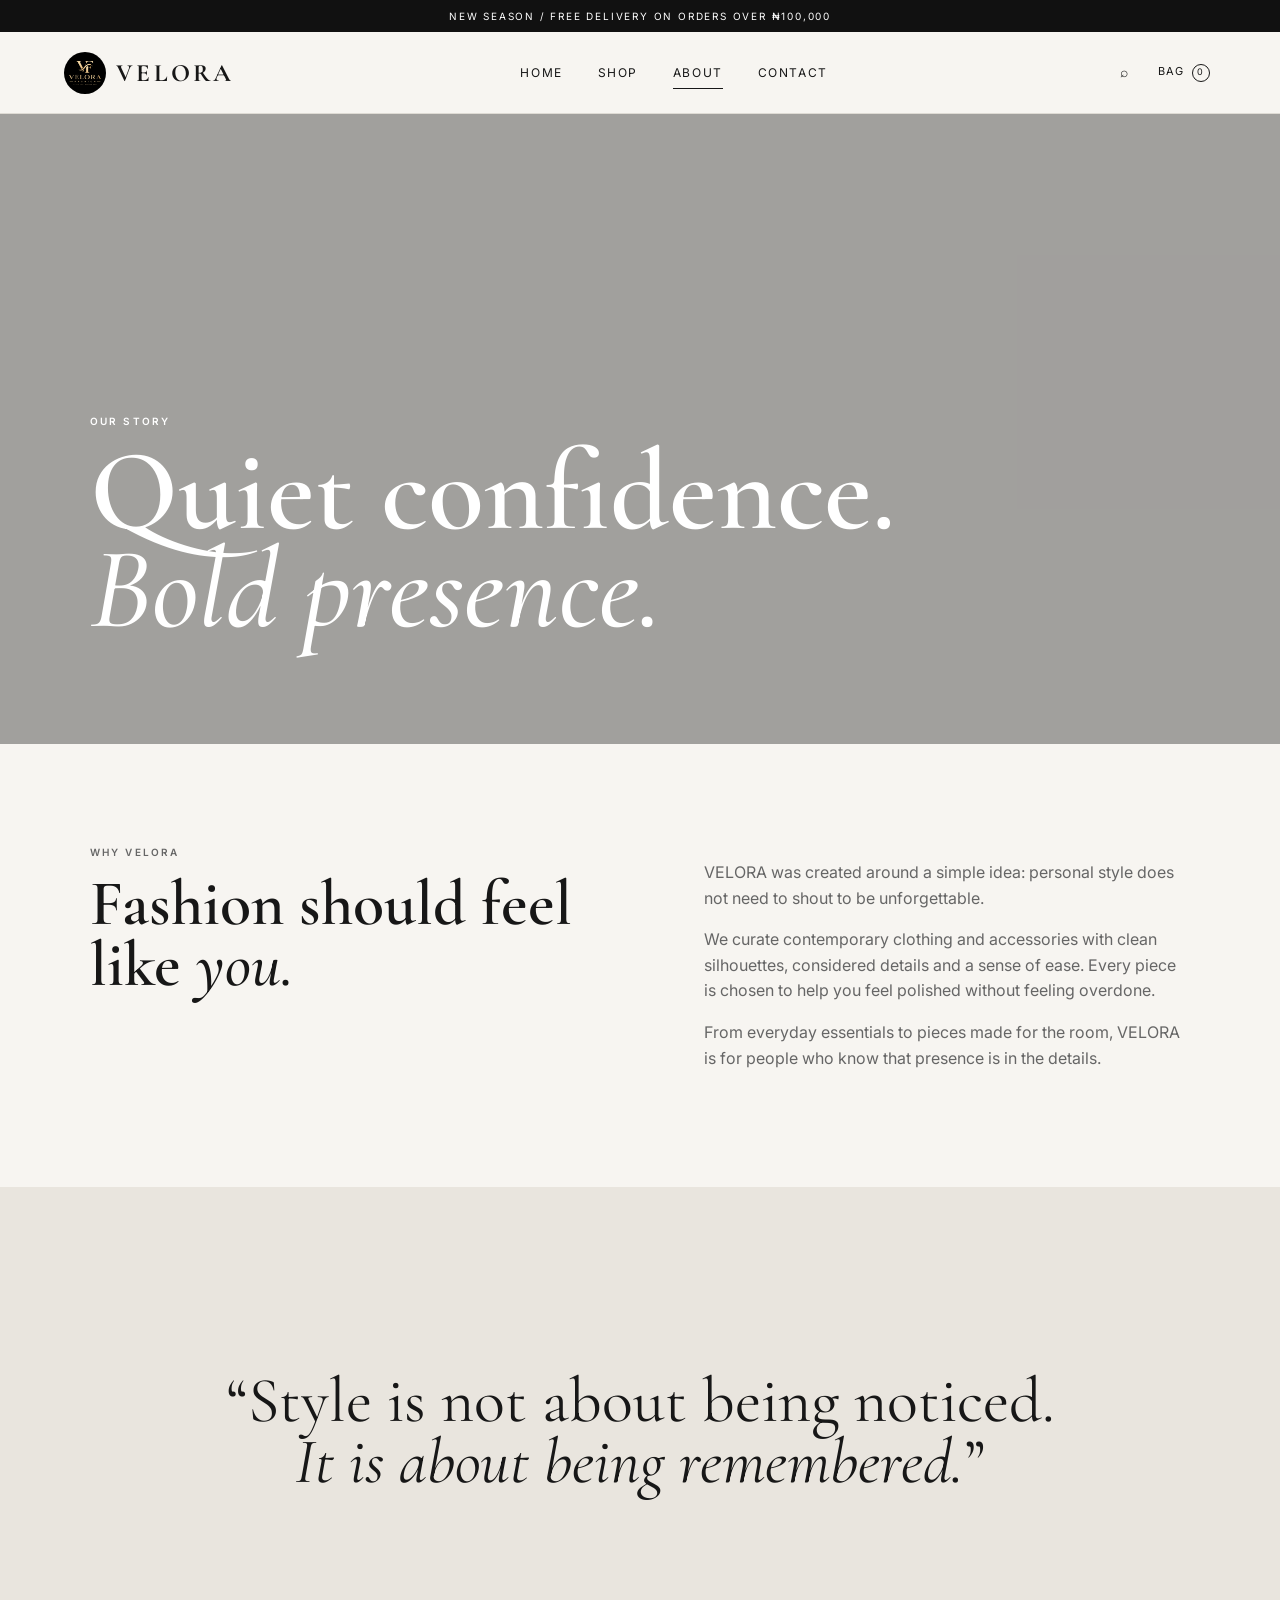
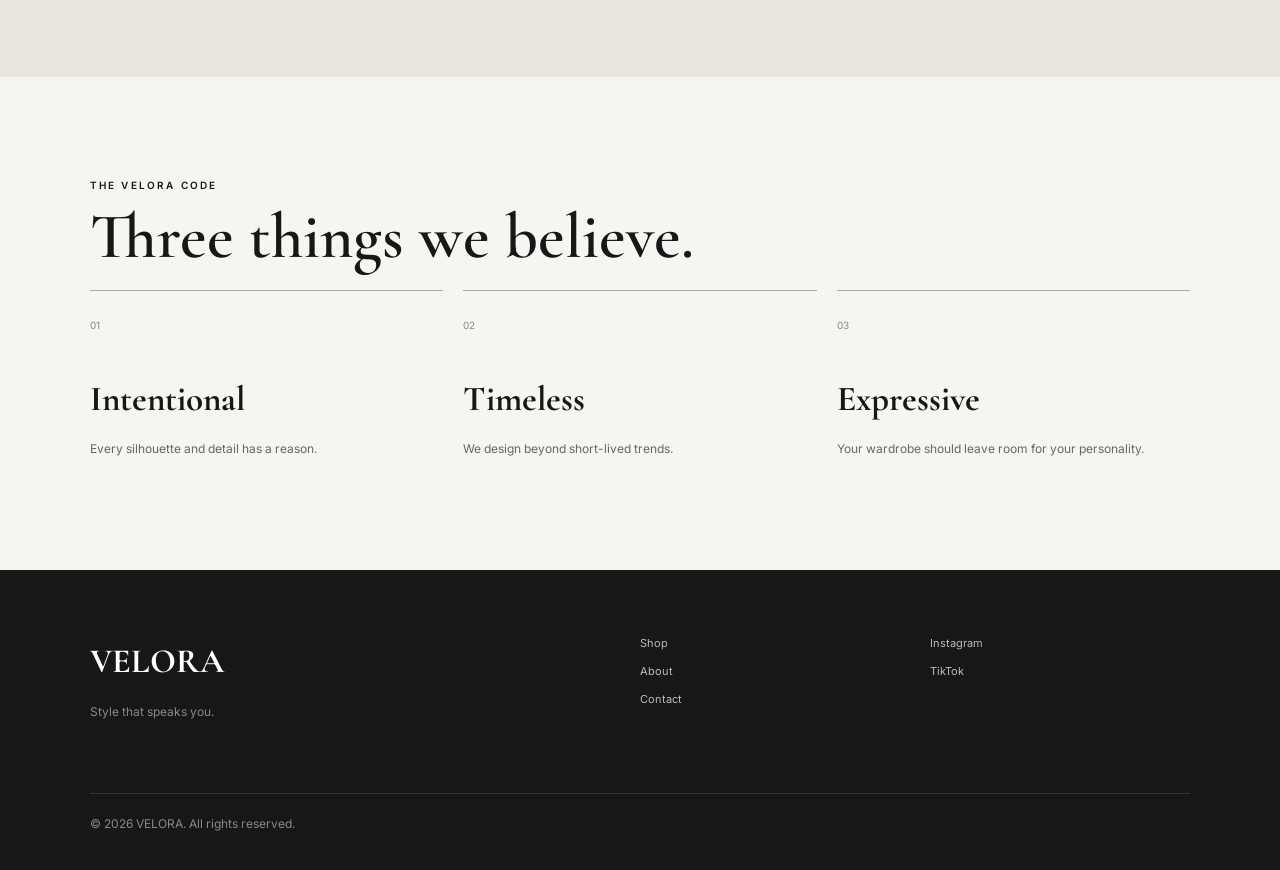
<file: about.html>
<!DOCTYPE html>
<html lang="en">
<head>
  <meta charset="UTF-8"><meta name="viewport" content="width=device-width, initial-scale=1.0">
  <meta name="description" content="Discover the story and philosophy behind VELORA.">
  <title>About — VELORA</title>
  <link rel="preconnect" href="https://fonts.googleapis.com"><link rel="preconnect" href="https://fonts.gstatic.com" crossorigin>
  <link href="https://fonts.googleapis.com/css2?family=Cormorant+Garamond:wght@500;600;700&family=Inter:wght@400;500;600&display=swap" rel="stylesheet"><link rel="stylesheet" href="css/style.css">
</head>
<body>
  <div class="announcement">NEW SEASON / FREE DELIVERY ON ORDERS OVER ₦100,000</div>
  <header class="site-header"><a class="brand" href="index.html"><img src="VELORA-fashion-github-site/assets/velora-logo.png" alt="VELORA logo"><span>VELORA</span></a><button class="menu-toggle">☰</button><nav class="nav"><a href="index.html">Home</a><a href="shop.html">Shop</a><a class="active" href="about.html">About</a><a href="contact.html">Contact</a></nav><div class="header-actions"><button class="icon-btn" id="searchBtn">⌕</button><button class="icon-btn cart-btn" id="cartBtn">Bag <span id="cartCount">0</span></button></div></header>
  <div class="search-panel" id="searchPanel"><input id="globalSearch" type="search" placeholder="Search VELORA..."></div>
  <main>
    <section class="page-hero about-hero"><p class="eyebrow">OUR STORY</p><h1>Quiet confidence.<br><em>Bold presence.</em></h1></section>
    <section class="section story"><div><p class="eyebrow">WHY VELORA</p><h2>Fashion should feel like <em>you.</em></h2></div><div><p>VELORA was created around a simple idea: personal style does not need to shout to be unforgettable.</p><p>We curate contemporary clothing and accessories with clean silhouettes, considered details and a sense of ease. Every piece is chosen to help you feel polished without feeling overdone.</p><p>From everyday essentials to pieces made for the room, VELORA is for people who know that presence is in the details.</p></div></section>
    <section class="quote-section"><p>“Style is not about being noticed.<br><em>It is about being remembered.</em>”</p></section>
    <section class="section values"><div><p class="eyebrow">THE VELORA CODE</p><h2>Three things we believe.</h2></div><div class="value-grid"><article><span>01</span><h3>Intentional</h3><p>Every silhouette and detail has a reason.</p></article><article><span>02</span><h3>Timeless</h3><p>We design beyond short-lived trends.</p></article><article><span>03</span><h3>Expressive</h3><p>Your wardrobe should leave room for your personality.</p></article></div></section>
  </main>
  <footer class="footer"><div><strong>VELORA</strong><p>Style that speaks you.</p></div><div><a href="shop.html">Shop</a><a href="about.html">About</a><a href="contact.html">Contact</a></div><div><a href="#">Instagram</a><a href="#">TikTok</a></div><p class="copyright">© 2026 VELORA. All rights reserved.</p></footer>
  <aside class="cart-drawer" id="cartDrawer" aria-hidden="true"><div class="drawer-head"><h3>Your bag</h3><button id="closeCart">×</button></div><div id="cartItems"></div><div class="cart-total"><span>Subtotal</span><strong id="cartTotal">₦0</strong></div><button class="btn btn-dark full" id="whatsappCheckout">Order via WhatsApp</button></aside><div class="drawer-backdrop" id="drawerBackdrop"></div>
  <script src="js/products.js"></script><script src="js/main.js"></script>
</body>
</html>
</file>
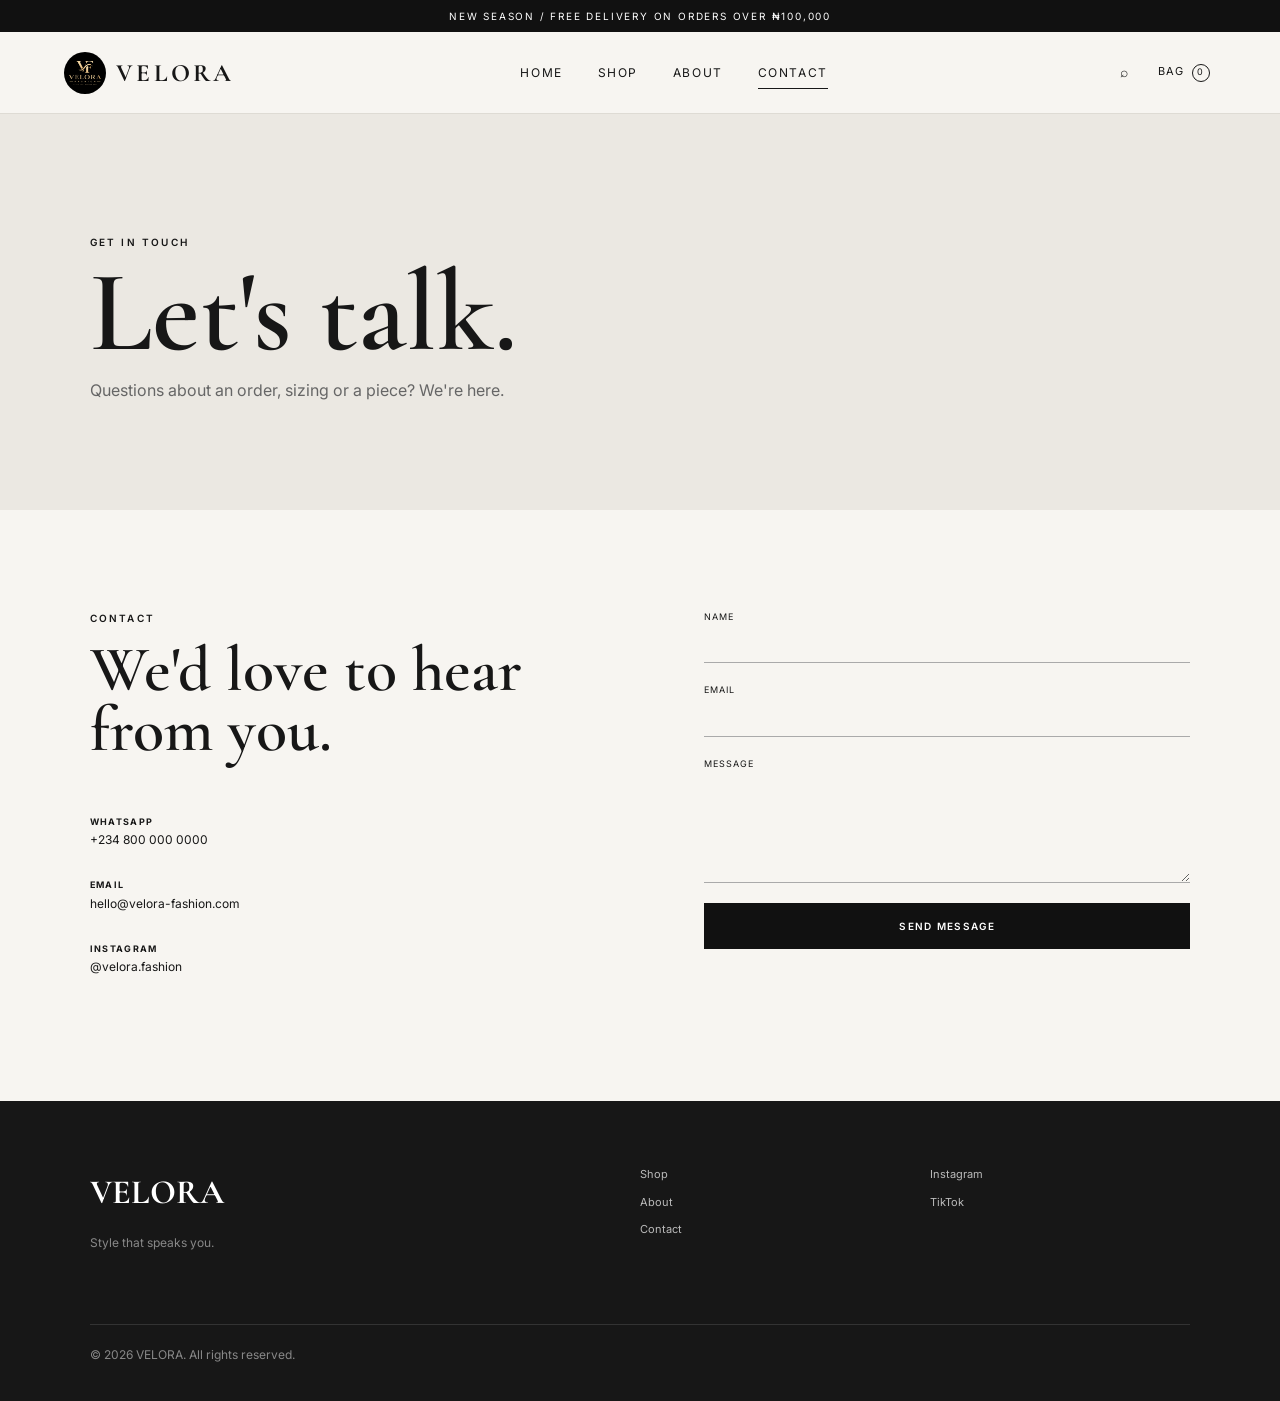
<file: contact.html>
<!DOCTYPE html>
<html lang="en">
<head>
  <meta charset="UTF-8"><meta name="viewport" content="width=device-width, initial-scale=1.0">
  <meta name="description" content="Contact VELORA for orders, styling questions and customer support.">
  <title>Contact — VELORA</title>
  <link rel="preconnect" href="https://fonts.googleapis.com"><link rel="preconnect" href="https://fonts.gstatic.com" crossorigin>
  <link href="https://fonts.googleapis.com/css2?family=Cormorant+Garamond:wght@500;600;700&family=Inter:wght@400;500;600&display=swap" rel="stylesheet"><link rel="stylesheet" href="css/style.css">
</head>
<body>
  <div class="announcement">NEW SEASON / FREE DELIVERY ON ORDERS OVER ₦100,000</div>
  <header class="site-header"><a class="brand" href="index.html"><img src="VELORA-fashion-github-site/assets/velora-logo.png" alt="VELORA logo"><span>VELORA</span></a><button class="menu-toggle">☰</button><nav class="nav"><a href="index.html">Home</a><a href="shop.html">Shop</a><a href="about.html">About</a><a class="active" href="contact.html">Contact</a></nav><div class="header-actions"><button class="icon-btn" id="searchBtn">⌕</button><button class="icon-btn cart-btn" id="cartBtn">Bag <span id="cartCount">0</span></button></div></header>
  <div class="search-panel" id="searchPanel"><input id="globalSearch" type="search" placeholder="Search VELORA..."></div>
  <main>
    <section class="page-hero"><p class="eyebrow">GET IN TOUCH</p><h1>Let's talk.</h1><p>Questions about an order, sizing or a piece? We're here.</p></section>
    <section class="section contact-grid">
      <div><p class="eyebrow">CONTACT</p><h2>We'd love to hear from you.</h2><div class="contact-details"><p><strong>WhatsApp</strong><br><a href="https://wa.me/2348000000000" target="_blank" rel="noopener">+234 800 000 0000</a></p><p><strong>Email</strong><br><a href="mailto:hello@velora-fashion.com">hello@velora-fashion.com</a></p><p><strong>Instagram</strong><br><a href="#" >@velora.fashion</a></p></div></div>
      <form class="contact-form" id="contactForm">
        <label>Name<input name="name" required></label><label>Email<input name="email" type="email" required></label><label>Message<textarea name="message" rows="6" required></textarea></label><button class="btn btn-dark" type="submit">Send message</button><p class="form-note" id="contactMessage"></p>
      </form>
    </section>
  </main>
  <footer class="footer"><div><strong>VELORA</strong><p>Style that speaks you.</p></div><div><a href="shop.html">Shop</a><a href="about.html">About</a><a href="contact.html">Contact</a></div><div><a href="#">Instagram</a><a href="#">TikTok</a></div><p class="copyright">© 2026 VELORA. All rights reserved.</p></footer>
  <aside class="cart-drawer" id="cartDrawer" aria-hidden="true"><div class="drawer-head"><h3>Your bag</h3><button id="closeCart">×</button></div><div id="cartItems"></div><div class="cart-total"><span>Subtotal</span><strong id="cartTotal">₦0</strong></div><button class="btn btn-dark full" id="whatsappCheckout">Order via WhatsApp</button></aside><div class="drawer-backdrop" id="drawerBackdrop"></div>
  <script src="js/products.js"></script><script src="js/main.js"></script>
</body>
</html>
</file>
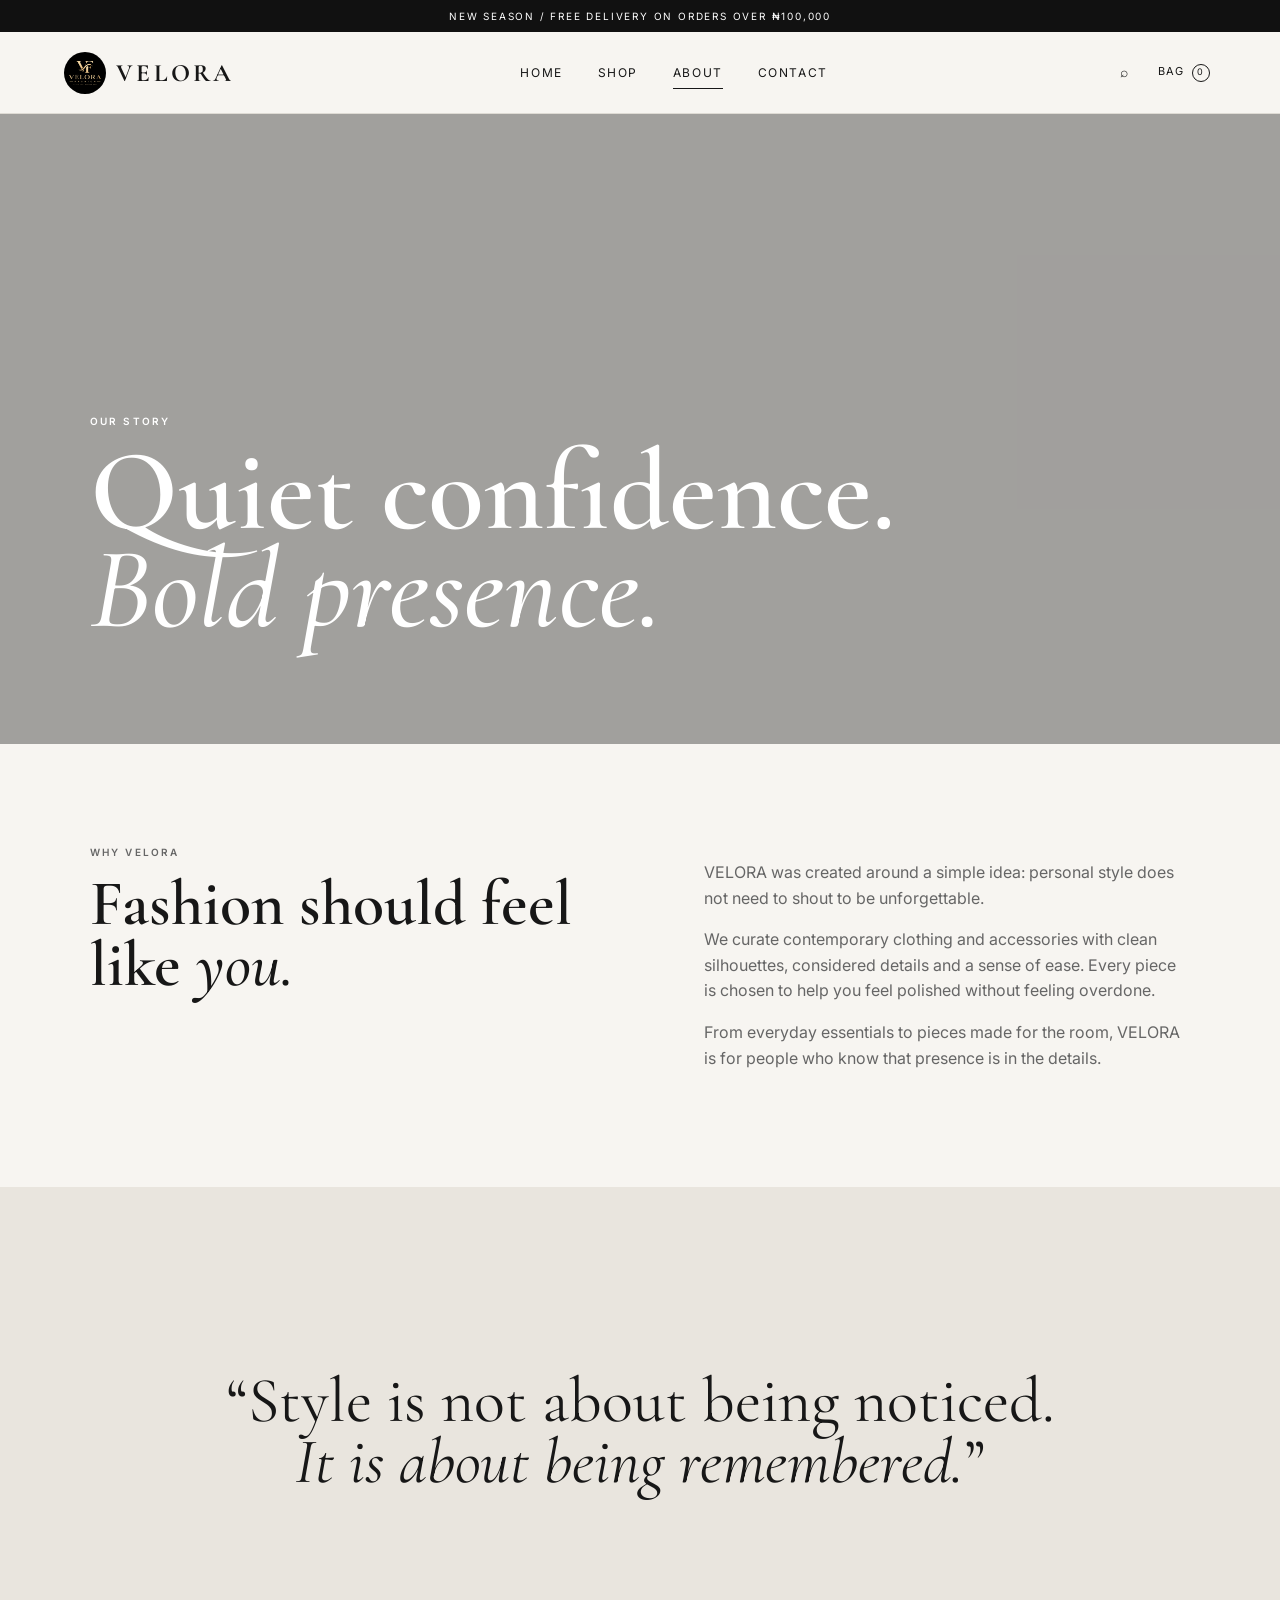
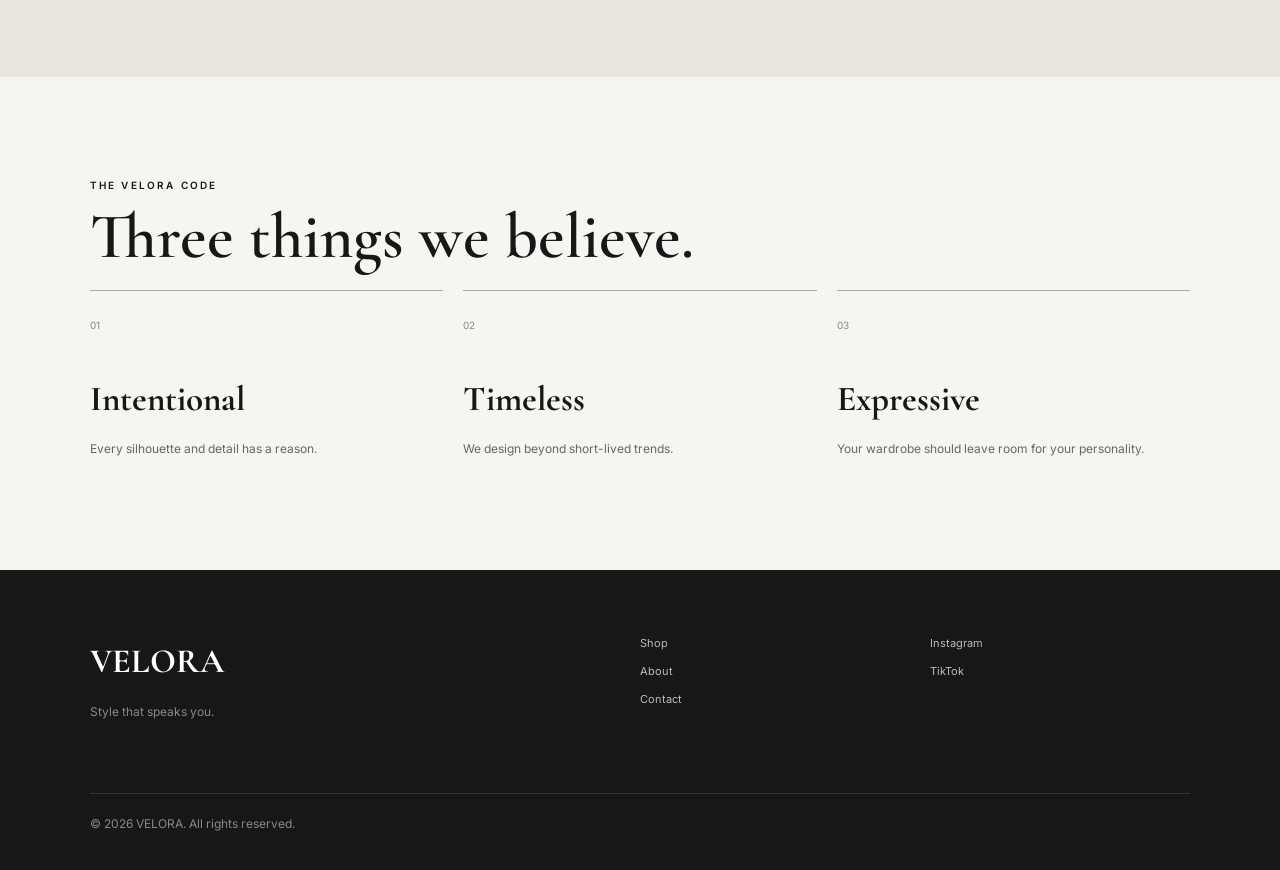
<file: VELORA-fashion-github-site/about.html>
<!DOCTYPE html>
<html lang="en">
<head>
  <meta charset="UTF-8"><meta name="viewport" content="width=device-width, initial-scale=1.0">
  <meta name="description" content="Discover the story and philosophy behind VELORA.">
  <title>About — VELORA</title>
  <link rel="preconnect" href="https://fonts.googleapis.com"><link rel="preconnect" href="https://fonts.gstatic.com" crossorigin>
  <link href="https://fonts.googleapis.com/css2?family=Cormorant+Garamond:wght@500;600;700&family=Inter:wght@400;500;600&display=swap" rel="stylesheet"><link rel="stylesheet" href="css/style.css">
</head>
<body>
  <div class="announcement">NEW SEASON / FREE DELIVERY ON ORDERS OVER ₦100,000</div>
  <header class="site-header"><a class="brand" href="index.html"><img src="assets/velora-logo.png" alt="VELORA logo"><span>VELORA</span></a><button class="menu-toggle">☰</button><nav class="nav"><a href="index.html">Home</a><a href="shop.html">Shop</a><a class="active" href="about.html">About</a><a href="contact.html">Contact</a></nav><div class="header-actions"><button class="icon-btn" id="searchBtn">⌕</button><button class="icon-btn cart-btn" id="cartBtn">Bag <span id="cartCount">0</span></button></div></header>
  <div class="search-panel" id="searchPanel"><input id="globalSearch" type="search" placeholder="Search VELORA..."></div>
  <main>
    <section class="page-hero about-hero"><p class="eyebrow">OUR STORY</p><h1>Quiet confidence.<br><em>Bold presence.</em></h1></section>
    <section class="section story"><div><p class="eyebrow">WHY VELORA</p><h2>Fashion should feel like <em>you.</em></h2></div><div><p>VELORA was created around a simple idea: personal style does not need to shout to be unforgettable.</p><p>We curate contemporary clothing and accessories with clean silhouettes, considered details and a sense of ease. Every piece is chosen to help you feel polished without feeling overdone.</p><p>From everyday essentials to pieces made for the room, VELORA is for people who know that presence is in the details.</p></div></section>
    <section class="quote-section"><p>“Style is not about being noticed.<br><em>It is about being remembered.</em>”</p></section>
    <section class="section values"><div><p class="eyebrow">THE VELORA CODE</p><h2>Three things we believe.</h2></div><div class="value-grid"><article><span>01</span><h3>Intentional</h3><p>Every silhouette and detail has a reason.</p></article><article><span>02</span><h3>Timeless</h3><p>We design beyond short-lived trends.</p></article><article><span>03</span><h3>Expressive</h3><p>Your wardrobe should leave room for your personality.</p></article></div></section>
  </main>
  <footer class="footer"><div><strong>VELORA</strong><p>Style that speaks you.</p></div><div><a href="shop.html">Shop</a><a href="about.html">About</a><a href="contact.html">Contact</a></div><div><a href="#">Instagram</a><a href="#">TikTok</a></div><p class="copyright">© 2026 VELORA. All rights reserved.</p></footer>
  <aside class="cart-drawer" id="cartDrawer" aria-hidden="true"><div class="drawer-head"><h3>Your bag</h3><button id="closeCart">×</button></div><div id="cartItems"></div><div class="cart-total"><span>Subtotal</span><strong id="cartTotal">₦0</strong></div><button class="btn btn-dark full" id="whatsappCheckout">Order via WhatsApp</button></aside><div class="drawer-backdrop" id="drawerBackdrop"></div>
  <script src="js/products.js"></script><script src="js/main.js"></script>
</body>
</html>
</file>
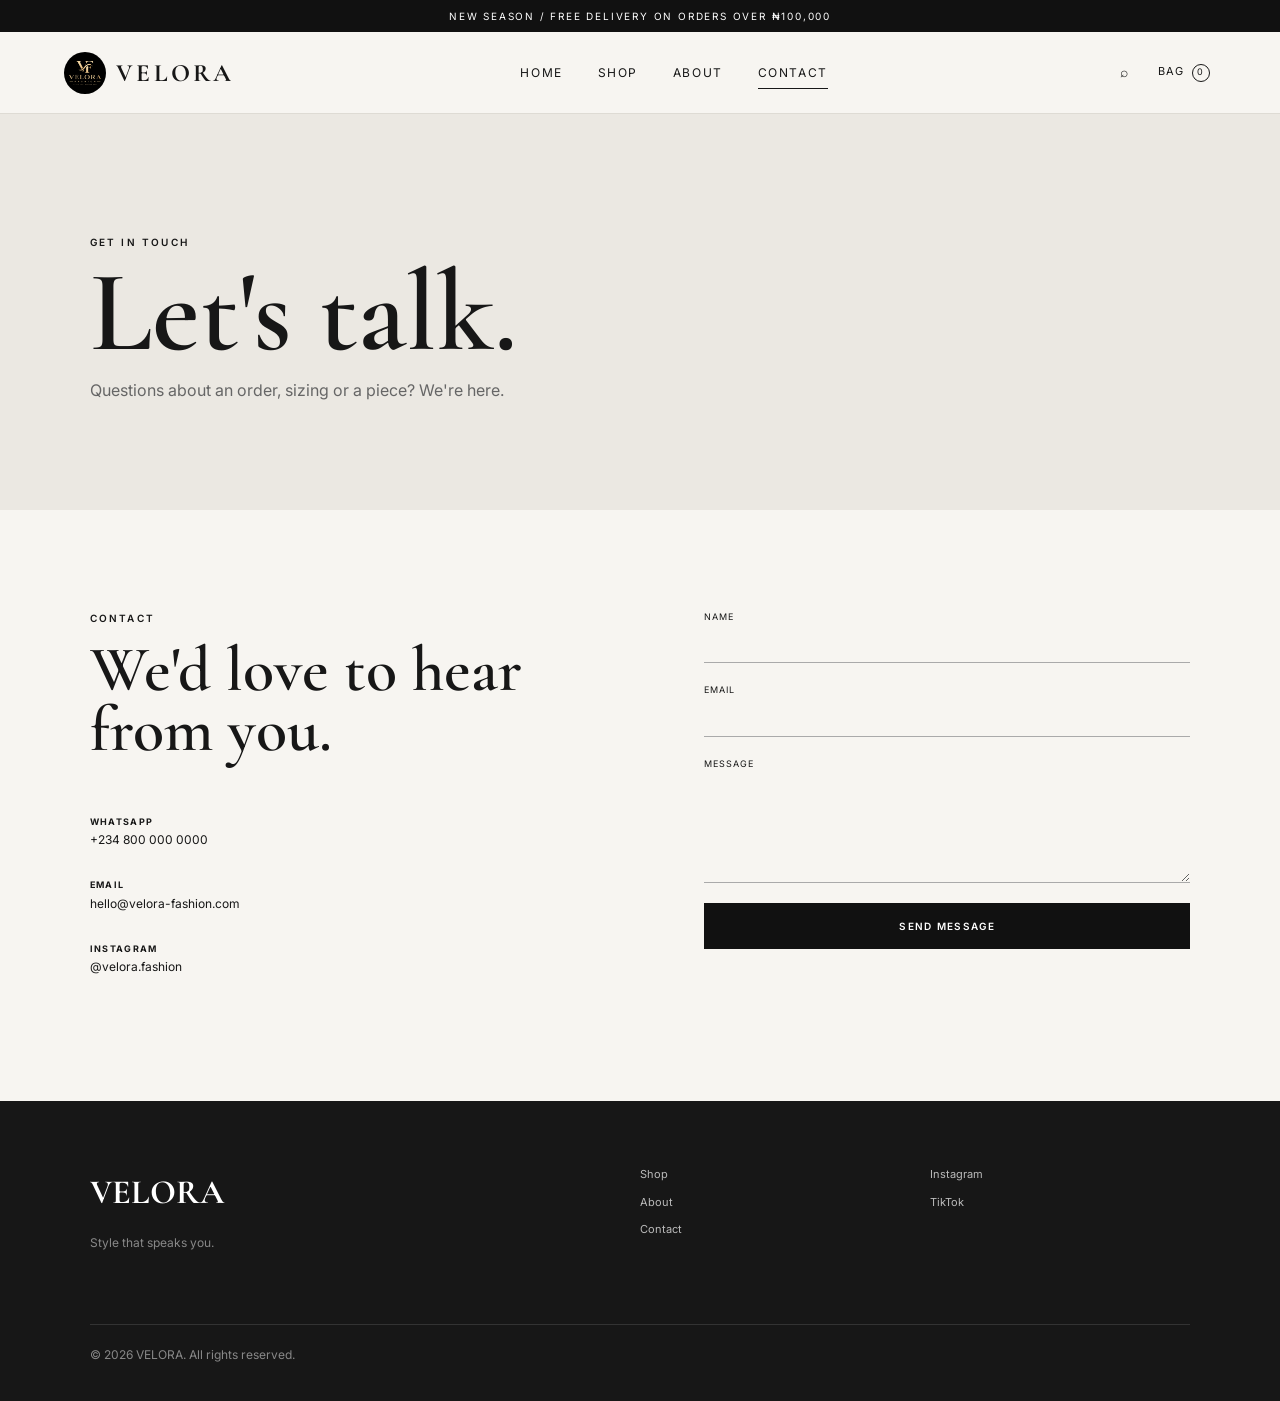
<file: VELORA-fashion-github-site/contact.html>
<!DOCTYPE html>
<html lang="en">
<head>
  <meta charset="UTF-8"><meta name="viewport" content="width=device-width, initial-scale=1.0">
  <meta name="description" content="Contact VELORA for orders, styling questions and customer support.">
  <title>Contact — VELORA</title>
  <link rel="preconnect" href="https://fonts.googleapis.com"><link rel="preconnect" href="https://fonts.gstatic.com" crossorigin>
  <link href="https://fonts.googleapis.com/css2?family=Cormorant+Garamond:wght@500;600;700&family=Inter:wght@400;500;600&display=swap" rel="stylesheet"><link rel="stylesheet" href="css/style.css">
</head>
<body>
  <div class="announcement">NEW SEASON / FREE DELIVERY ON ORDERS OVER ₦100,000</div>
  <header class="site-header"><a class="brand" href="index.html"><img src="assets/velora-logo.png" alt="VELORA logo"><span>VELORA</span></a><button class="menu-toggle">☰</button><nav class="nav"><a href="index.html">Home</a><a href="shop.html">Shop</a><a href="about.html">About</a><a class="active" href="contact.html">Contact</a></nav><div class="header-actions"><button class="icon-btn" id="searchBtn">⌕</button><button class="icon-btn cart-btn" id="cartBtn">Bag <span id="cartCount">0</span></button></div></header>
  <div class="search-panel" id="searchPanel"><input id="globalSearch" type="search" placeholder="Search VELORA..."></div>
  <main>
    <section class="page-hero"><p class="eyebrow">GET IN TOUCH</p><h1>Let's talk.</h1><p>Questions about an order, sizing or a piece? We're here.</p></section>
    <section class="section contact-grid">
      <div><p class="eyebrow">CONTACT</p><h2>We'd love to hear from you.</h2><div class="contact-details"><p><strong>WhatsApp</strong><br><a href="https://wa.me/2348000000000" target="_blank" rel="noopener">+234 800 000 0000</a></p><p><strong>Email</strong><br><a href="mailto:hello@velora-fashion.com">hello@velora-fashion.com</a></p><p><strong>Instagram</strong><br><a href="#" >@velora.fashion</a></p></div></div>
      <form class="contact-form" id="contactForm">
        <label>Name<input name="name" required></label><label>Email<input name="email" type="email" required></label><label>Message<textarea name="message" rows="6" required></textarea></label><button class="btn btn-dark" type="submit">Send message</button><p class="form-note" id="contactMessage"></p>
      </form>
    </section>
  </main>
  <footer class="footer"><div><strong>VELORA</strong><p>Style that speaks you.</p></div><div><a href="shop.html">Shop</a><a href="about.html">About</a><a href="contact.html">Contact</a></div><div><a href="#">Instagram</a><a href="#">TikTok</a></div><p class="copyright">© 2026 VELORA. All rights reserved.</p></footer>
  <aside class="cart-drawer" id="cartDrawer" aria-hidden="true"><div class="drawer-head"><h3>Your bag</h3><button id="closeCart">×</button></div><div id="cartItems"></div><div class="cart-total"><span>Subtotal</span><strong id="cartTotal">₦0</strong></div><button class="btn btn-dark full" id="whatsappCheckout">Order via WhatsApp</button></aside><div class="drawer-backdrop" id="drawerBackdrop"></div>
  <script src="js/products.js"></script><script src="js/main.js"></script>
</body>
</html>
</file>
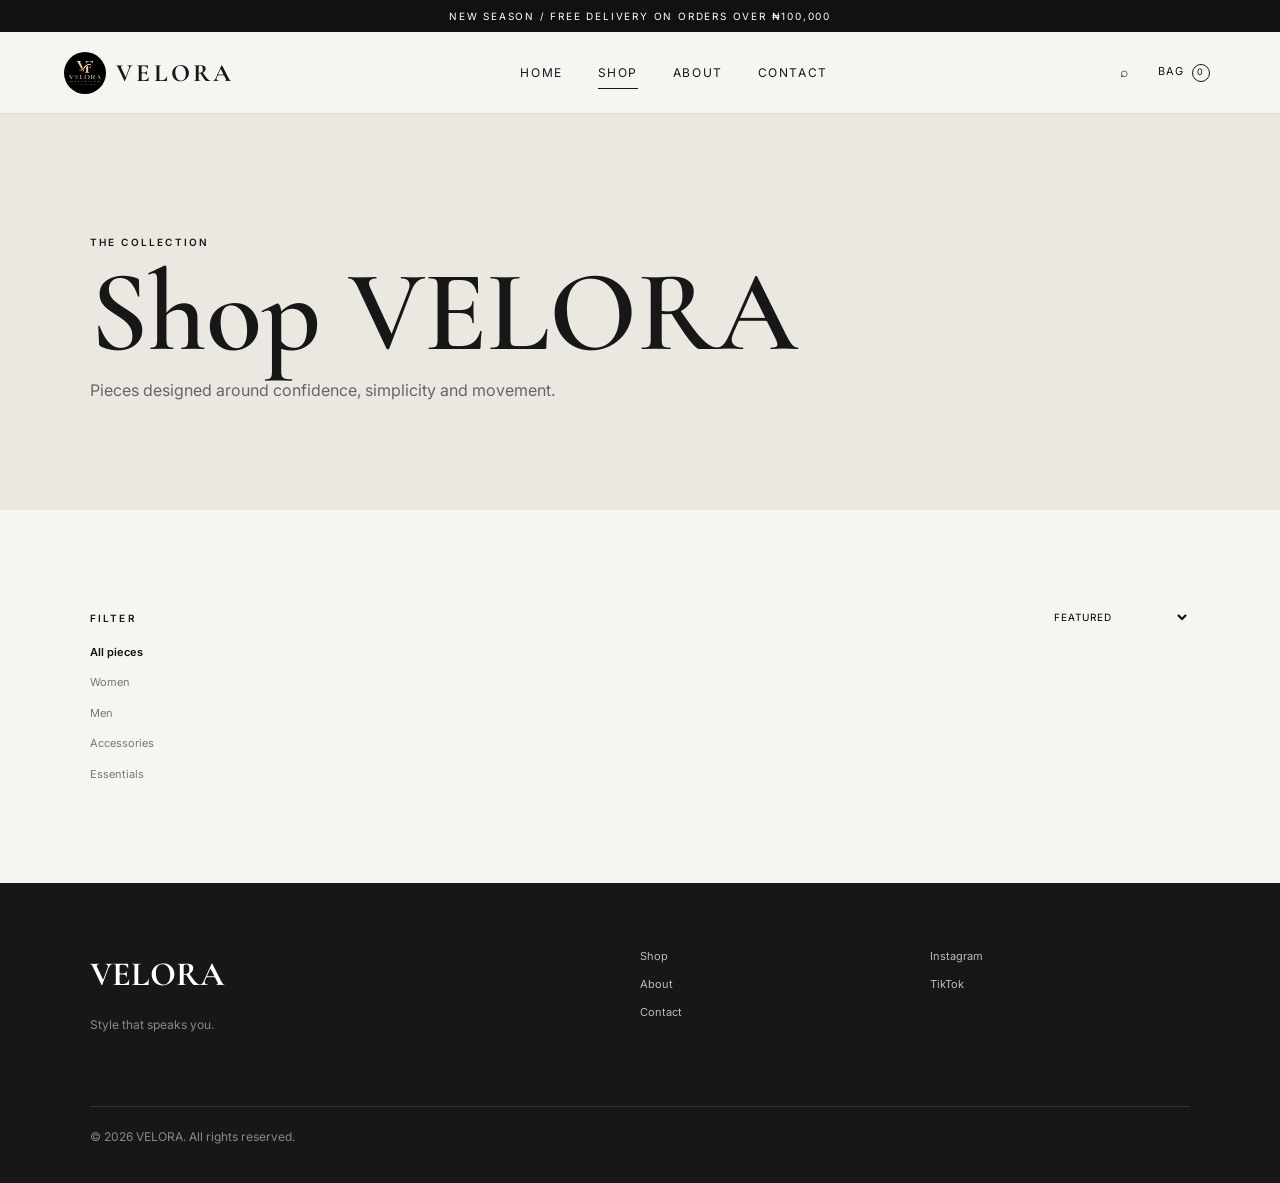
<file: VELORA-fashion-github-site/shop.html>
<!DOCTYPE html>
<html lang="en">
<head>
  <meta charset="UTF-8">
  <meta name="viewport" content="width=device-width, initial-scale=1.0">
  <meta name="description" content="Shop VELORA fashion — refined clothing and accessories.">
  <title>Shop — VELORA</title>
  <link rel="preconnect" href="https://fonts.googleapis.com">
  <link rel="preconnect" href="https://fonts.gstatic.com" crossorigin>
  <link href="https://fonts.googleapis.com/css2?family=Cormorant+Garamond:wght@500;600;700&family=Inter:wght@400;500;600&display=swap" rel="stylesheet">
  <link rel="stylesheet" href="css/style.css">
</head>
<body>
  <div class="announcement">NEW SEASON / FREE DELIVERY ON ORDERS OVER ₦100,000</div>
  <header class="site-header">
    <a class="brand" href="index.html"><img src="assets/velora-logo.png" alt="VELORA logo"><span>VELORA</span></a>
    <button class="menu-toggle" aria-label="Open menu">☰</button>
    <nav class="nav"><a href="index.html">Home</a><a class="active" href="shop.html">Shop</a><a href="about.html">About</a><a href="contact.html">Contact</a></nav>
    <div class="header-actions"><button class="icon-btn" id="searchBtn">⌕</button><button class="icon-btn cart-btn" id="cartBtn">Bag <span id="cartCount">0</span></button></div>
  </header>
  <div class="search-panel" id="searchPanel"><input id="globalSearch" type="search" placeholder="Search VELORA..."></div>

  <main>
    <section class="page-hero"><p class="eyebrow">THE COLLECTION</p><h1>Shop VELORA</h1><p>Pieces designed around confidence, simplicity and movement.</p></section>
    <section class="section shop-layout">
      <aside class="filters">
        <p class="eyebrow">FILTER</p>
        <button class="filter active" data-category="All">All pieces</button>
        <button class="filter" data-category="Women">Women</button>
        <button class="filter" data-category="Men">Men</button>
        <button class="filter" data-category="Accessories">Accessories</button>
        <button class="filter" data-category="Essentials">Essentials</button>
      </aside>
      <div class="shop-content">
        <div class="shop-toolbar"><span id="resultCount"></span><select id="sortProducts"><option value="featured">Featured</option><option value="low">Price: Low to high</option><option value="high">Price: High to low</option><option value="name">Name</option></select></div>
        <div class="product-grid" id="shopProducts"></div>
      </div>
    </section>
  </main>

  <footer class="footer"><div><strong>VELORA</strong><p>Style that speaks you.</p></div><div><a href="shop.html">Shop</a><a href="about.html">About</a><a href="contact.html">Contact</a></div><div><a href="#">Instagram</a><a href="#">TikTok</a></div><p class="copyright">© 2026 VELORA. All rights reserved.</p></footer>

  <aside class="cart-drawer" id="cartDrawer" aria-hidden="true"><div class="drawer-head"><h3>Your bag</h3><button id="closeCart">×</button></div><div id="cartItems"></div><div class="cart-total"><span>Subtotal</span><strong id="cartTotal">₦0</strong></div><button class="btn btn-dark full" id="whatsappCheckout">Order via WhatsApp</button><p class="tiny">Your order will be prepared in WhatsApp.</p></aside>
  <div class="drawer-backdrop" id="drawerBackdrop"></div>

  <script src="js/products.js"></script><script src="js/main.js"></script>
</body>
</html>
</file>
<file: css/style.css>
*{box-sizing:border-box}html{scroll-behavior:smooth}body{margin:0;color:#171717;background:#f7f5f1;font-family:Inter,Arial,sans-serif;line-height:1.6}a{color:inherit;text-decoration:none}button,input,textarea,select{font:inherit}button{cursor:pointer}img{max-width:100%;display:block}.announcement{background:#111;color:#fff;text-align:center;padding:8px 15px;font-size:10px;letter-spacing:.18em}.site-header{height:82px;padding:0 5vw;display:flex;align-items:center;justify-content:space-between;background:#f7f5f1;border-bottom:1px solid #dedbd4;position:sticky;top:0;z-index:50}.brand{display:flex;align-items:center;gap:10px;font-family:"Cormorant Garamond",serif;font-size:25px;font-weight:700;letter-spacing:.13em}.brand img{width:42px;height:42px;object-fit:contain;border-radius:50%}.nav{display:flex;gap:35px;font-size:12px;text-transform:uppercase;letter-spacing:.13em}.nav a{position:relative}.nav a.active:after{content:"";position:absolute;height:1px;background:#171717;left:0;right:0;bottom:-7px}.header-actions{display:flex;gap:18px;align-items:center}.icon-btn{border:0;background:none;font-size:14px;color:#171717}.cart-btn{font-size:11px;text-transform:uppercase;letter-spacing:.1em}.cart-btn span{display:inline-flex;min-width:18px;height:18px;border:1px solid #171717;border-radius:50%;align-items:center;justify-content:center;font-size:9px;margin-left:4px}.menu-toggle{display:none;border:0;background:none;font-size:22px}.search-panel{display:none;position:fixed;top:82px;left:0;right:0;padding:20px 5vw;background:#f7f5f1;border-bottom:1px solid #ddd;z-index:49}.search-panel.open{display:block}.search-panel input{width:100%;border:0;border-bottom:1px solid #777;background:transparent;padding:12px 0;font-size:22px;outline:none}.hero{min-height:78vh;position:relative;background:url("https://images.unsplash.com/photo-1483985988355-763728e1935b?auto=format&fit=crop&w=2000&q=90") center/cover;display:flex;align-items:flex-end}.hero-overlay{position:absolute;inset:0;background:linear-gradient(90deg,rgba(0,0,0,.68),rgba(0,0,0,.1))}.hero-content{position:relative;color:white;padding:10vh 8vw 12vh;max-width:700px}.eyebrow{font-size:10px;letter-spacing:.22em;text-transform:uppercase;font-weight:600;margin:0 0 14px}.hero h1,.page-hero h1{font-family:"Cormorant Garamond",serif;font-size:clamp(58px,8vw,115px);line-height:.85;margin:0 0 28px;font-weight:600}.hero h1 em,.page-hero h1 em,h2 em{font-style:italic;font-weight:500}.hero-content>p:not(.eyebrow){max-width:460px;font-size:15px;margin-bottom:30px}.btn{display:inline-flex;border:1px solid transparent;padding:14px 25px;align-items:center;justify-content:center;text-transform:uppercase;letter-spacing:.13em;font-size:10px;font-weight:600;transition:.25s}.btn-light{background:#fff;color:#111}.btn-light:hover{background:#ddd}.btn-dark{background:#111;color:#fff}.btn-dark:hover{background:#333}.section{padding:100px 7vw}.intro{text-align:center;max-width:950px;margin:auto}.intro h2,.section h2{font-family:"Cormorant Garamond",serif;font-size:clamp(40px,5vw,70px);line-height:.95;font-weight:600;margin:0 0 22px}.intro-copy{max-width:650px;margin:auto;color:#62605b}.section-head{display:flex;align-items:end;justify-content:space-between;margin-bottom:35px}.section-head h2{font-size:50px;margin:0}.text-link{text-transform:uppercase;font-size:10px;letter-spacing:.15em;border-bottom:1px solid #171717;padding-bottom:5px}.product-grid{display:grid;grid-template-columns:repeat(4,1fr);gap:25px}.product-card{min-width:0}.product-image{display:block;position:relative;overflow:hidden;background:#e8e5df;aspect-ratio:3/4}.product-image img{width:100%;height:100%;object-fit:cover;transition:transform .5s}.product-card:hover .product-image img{transform:scale(1.04)}.badge{position:absolute;left:12px;top:12px;background:#fff;padding:5px 9px;font-size:8px;text-transform:uppercase;letter-spacing:.12em}.product-info{display:flex;justify-content:space-between;gap:10px;padding:14px 0 5px}.product-info h3{font-size:12px;font-weight:500;margin:0 0 3px}.product-info p{margin:0;color:#888;font-size:10px;text-transform:uppercase;letter-spacing:.08em}.product-info strong{font-size:11px;font-weight:500;white-space:nowrap}.quick-add{width:100%;border:1px solid #171717;background:transparent;padding:10px;text-transform:uppercase;font-size:9px;letter-spacing:.12em;opacity:0;transition:.2s}.product-card:hover .quick-add{opacity:1}.split-banner{display:grid;grid-template-columns:1fr 1fr;min-height:650px;background:#ebe8e2}.split-image{background:url("https://images.unsplash.com/photo-1539109136881-3be0616acf4b?auto=format&fit=crop&w=1300&q=85") center/cover}.split-copy{display:flex;flex-direction:column;justify-content:center;padding:8vw;max-width:700px}.split-copy h2{font-family:"Cormorant Garamond",serif;font-size:58px;line-height:.95;margin:0 0 22px}.split-copy p:not(.eyebrow){color:#68655f;margin-bottom:30px}.category-grid{display:grid;grid-template-columns:repeat(3,1fr);gap:20px}.category-card{min-height:480px;display:flex;align-items:flex-end;padding:30px;color:#fff;background-size:cover;background-position:center;position:relative}.category-card:before{content:"";position:absolute;inset:0;background:linear-gradient(transparent,rgba(0,0,0,.55))}.category-card span{position:relative;font-family:"Cormorant Garamond",serif;font-size:40px}.category-women{background-image:url("https://images.unsplash.com/photo-1485968579580-b6d095142e6e?auto=format&fit=crop&w=1000&q=85")}.category-men{background-image:url("https://images.unsplash.com/photo-1490578474895-699cd4e2cf59?auto=format&fit=crop&w=1000&q=85")}.category-accessories{background-image:url("https://images.unsplash.com/photo-1492707892479-7bc8d5a4ee93?auto=format&fit=crop&w=1000&q=85")}.newsletter{background:#111;color:#fff;text-align:center;padding:100px 7vw}.newsletter h2{font-family:"Cormorant Garamond",serif;font-size:65px;line-height:.9;margin:0 0 20px}.newsletter p:not(.eyebrow){color:#aaa;max-width:500px;margin:0 auto 28px}.newsletter-form{display:flex;max-width:500px;margin:auto}.newsletter-form input{flex:1;background:transparent;border:1px solid #555;border-right:0;color:#fff;padding:14px}.newsletter-form .btn{border:1px solid #fff}.newsletter small{display:block;margin-top:12px;color:#bbb}.footer{background:#171717;color:#fff;padding:65px 7vw 25px;display:grid;grid-template-columns:2fr 1fr 1fr;gap:30px}.footer strong{font-family:"Cormorant Garamond",serif;font-size:34px}.footer p{color:#888;font-size:12px}.footer div>a{display:block;font-size:11px;margin-bottom:10px;color:#bbb}.copyright{grid-column:1/-1;border-top:1px solid #333;padding-top:20px;margin-top:30px}.page-hero{padding:120px 7vw 90px;background:#ebe8e2}.page-hero h1{font-size:clamp(65px,9vw,120px);margin-bottom:15px}.page-hero>p:last-child{color:#666;max-width:500px}.shop-layout{display:grid;grid-template-columns:180px 1fr;gap:50px}.filters{display:flex;flex-direction:column;gap:13px}.filters .eyebrow{margin-bottom:5px}.filter{background:none;border:0;text-align:left;font-size:11px;color:#777;padding:0}.filter.active{color:#111;font-weight:600}.shop-toolbar{display:flex;justify-content:space-between;align-items:center;margin-bottom:25px}.shop-toolbar span{font-size:10px;color:#777;text-transform:uppercase;letter-spacing:.12em}.shop-toolbar select{border:0;background:transparent;font-size:10px;text-transform:uppercase;letter-spacing:.1em}.product-detail{display:grid;grid-template-columns:1.1fr .9fr;gap:8vw;padding-top:70px}.product-gallery{background:#e8e5df}.product-gallery img{width:100%;aspect-ratio:4/5;object-fit:cover}.product-copy{padding-top:25px}.product-copy h1{font-family:"Cormorant Garamond",serif;font-size:65px;line-height:.9;margin:0 0 12px}.product-price{font-size:15px;margin-bottom:30px}.description{color:#666;max-width:500px;margin-bottom:35px}.field-label{font-size:9px;letter-spacing:.15em;text-transform:uppercase;display:block;margin:18px 0 10px}.size-options{display:flex;gap:8px}.size-option{border:1px solid #ccc;background:transparent;padding:10px 16px;font-size:10px}.size-option.selected{border-color:#111;background:#111;color:#fff}.quantity-control{display:flex;align-items:center;width:max-content;border:1px solid #ccc;margin-bottom:20px}.quantity-control button{border:0;background:transparent;width:38px;height:38px}.quantity-control span{width:35px;text-align:center;font-size:11px}.full{width:100%}.details-list{margin-top:35px;border-top:1px solid #ccc}.details-list details{border-bottom:1px solid #ccc;padding:18px 0}.details-list summary{font-size:11px;text-transform:uppercase;letter-spacing:.1em;cursor:pointer}.details-list p{font-size:12px;color:#666}.related{padding-top:20px}.about-hero{min-height:70vh;display:flex;flex-direction:column;justify-content:flex-end;background:url("https://images.unsplash.com/photo-1485230895905-ec40ba36b9bc?auto=format&fit=crop&w=1800&q=85") center/cover;color:#fff;position:relative}.about-hero:before{content:"";position:absolute;inset:0;background:rgba(0,0,0,.35)}.about-hero>*{position:relative}.story{display:grid;grid-template-columns:1fr 1fr;gap:10vw}.story p{color:#666}.quote-section{background:#e9e5de;text-align:center;padding:120px 7vw;font-family:"Cormorant Garamond",serif;font-size:clamp(40px,5vw,70px);line-height:.95}.quote-section em{font-style:italic}.value-grid{display:grid;grid-template-columns:repeat(3,1fr);gap:20px}.value-grid article{border-top:1px solid #aaa;padding-top:20px}.value-grid span{font-size:10px;color:#888}.value-grid h3{font-family:"Cormorant Garamond",serif;font-size:35px;margin:35px 0 5px}.value-grid p{font-size:12px;color:#666}.contact-grid{display:grid;grid-template-columns:1fr 1fr;gap:10vw}.contact-details{margin-top:50px}.contact-details p{margin-bottom:25px;font-size:12px}.contact-details strong{font-size:9px;text-transform:uppercase;letter-spacing:.15em}.contact-form{display:flex;flex-direction:column;gap:20px}.contact-form label{font-size:9px;text-transform:uppercase;letter-spacing:.12em}.contact-form input,.contact-form textarea{display:block;width:100%;border:0;border-bottom:1px solid #aaa;background:transparent;padding:12px 0;outline:none}.form-note{font-size:11px;color:#777}.cart-drawer{position:fixed;top:0;right:-450px;width:min(450px,100%);height:100vh;background:#f7f5f1;z-index:100;padding:30px;transition:right .3s;overflow:auto}.cart-drawer.open{right:0}.drawer-backdrop{display:none;position:fixed;inset:0;background:rgba(0,0,0,.4);z-index:90}.drawer-backdrop.show{display:block}.drawer-head{display:flex;justify-content:space-between;align-items:center;border-bottom:1px solid #ccc;padding-bottom:18px;margin-bottom:20px}.drawer-head h3{font-family:"Cormorant Garamond",serif;font-size:32px;margin:0}.drawer-head button{border:0;background:none;font-size:28px}.cart-item{display:grid;grid-template-columns:75px 1fr;gap:14px;padding:15px 0;border-bottom:1px solid #ddd}.cart-item img{width:75px;height:95px;object-fit:cover}.cart-item strong{display:block;font-size:11px}.cart-item small{display:block;color:#777;font-size:10px;margin:3px 0 10px}.qty{display:flex;gap:10px;align-items:center;font-size:11px}.qty button{border:1px solid #ccc;background:none;width:25px;height:25px}.remove{border:0;background:none;padding:5px 0;color:#888;font-size:9px;text-transform:uppercase;letter-spacing:.1em}.cart-total{display:flex;justify-content:space-between;margin:25px 0;font-size:12px}.tiny{font-size:9px;color:#888;text-align:center}.empty-cart{text-align:center;padding:70px 0;color:#777}.empty-cart .text-link{display:inline-block;margin-top:10px}
@media(max-width:900px){.nav{gap:18px}.product-grid{grid-template-columns:repeat(2,1fr)}.split-banner{grid-template-columns:1fr}.split-image{min-height:500px}.category-grid{grid-template-columns:1fr}.category-card{min-height:380px}.shop-layout{grid-template-columns:1fr}.filters{flex-direction:row;overflow:auto;padding-bottom:10px}.filters .eyebrow{display:none}.filter{white-space:nowrap}.product-detail,.story,.contact-grid{grid-template-columns:1fr}.product-detail{gap:35px}.footer{grid-template-columns:1fr 1fr}}
@media(max-width:650px){.site-header{height:70px;padding:0 5vw}.brand{font-size:22px}.brand img{width:34px;height:34px}.menu-toggle{display:block;order:2}.nav{display:none;position:absolute;top:70px;left:0;right:0;background:#f7f5f1;border-bottom:1px solid #ddd;padding:20px 5vw;flex-direction:column;gap:18px}.nav.open{display:flex}.header-actions{order:3;gap:10px}.header-actions .icon-btn:first-child{display:none}.hero{min-height:72vh}.hero-content{padding:8vh 7vw 10vh}.section{padding:70px 6vw}.section-head{align-items:start;gap:15px}.section-head h2{font-size:40px}.product-grid{gap:14px}.product-info{display:block}.product-info strong{display:block;margin-top:4px}.quick-add{opacity:1}.split-copy{padding:70px 6vw}.split-copy h2{font-size:45px}.newsletter{padding:75px 6vw}.newsletter h2{font-size:50px}.newsletter-form{display:block}.newsletter-form input{width:100%;border-right:1px solid #555;margin-bottom:10px}.footer{grid-template-columns:1fr;padding:50px 6vw}.copyright{grid-column:auto}.page-hero{padding:90px 6vw 65px}.page-hero h1{font-size:70px}.product-copy h1{font-size:50px}.cart-drawer{padding:25px}.about-hero{min-height:65vh}}
</file>
<file: VELORA-fashion-github-site/css/style.css>
*{box-sizing:border-box}html{scroll-behavior:smooth}body{margin:0;color:#171717;background:#f7f5f1;font-family:Inter,Arial,sans-serif;line-height:1.6}a{color:inherit;text-decoration:none}button,input,textarea,select{font:inherit}button{cursor:pointer}img{max-width:100%;display:block}.announcement{background:#111;color:#fff;text-align:center;padding:8px 15px;font-size:10px;letter-spacing:.18em}.site-header{height:82px;padding:0 5vw;display:flex;align-items:center;justify-content:space-between;background:#f7f5f1;border-bottom:1px solid #dedbd4;position:sticky;top:0;z-index:50}.brand{display:flex;align-items:center;gap:10px;font-family:"Cormorant Garamond",serif;font-size:25px;font-weight:700;letter-spacing:.13em}.brand img{width:42px;height:42px;object-fit:contain;border-radius:50%}.nav{display:flex;gap:35px;font-size:12px;text-transform:uppercase;letter-spacing:.13em}.nav a{position:relative}.nav a.active:after{content:"";position:absolute;height:1px;background:#171717;left:0;right:0;bottom:-7px}.header-actions{display:flex;gap:18px;align-items:center}.icon-btn{border:0;background:none;font-size:14px;color:#171717}.cart-btn{font-size:11px;text-transform:uppercase;letter-spacing:.1em}.cart-btn span{display:inline-flex;min-width:18px;height:18px;border:1px solid #171717;border-radius:50%;align-items:center;justify-content:center;font-size:9px;margin-left:4px}.menu-toggle{display:none;border:0;background:none;font-size:22px}.search-panel{display:none;position:fixed;top:82px;left:0;right:0;padding:20px 5vw;background:#f7f5f1;border-bottom:1px solid #ddd;z-index:49}.search-panel.open{display:block}.search-panel input{width:100%;border:0;border-bottom:1px solid #777;background:transparent;padding:12px 0;font-size:22px;outline:none}.hero{min-height:78vh;position:relative;background:url("https://images.unsplash.com/photo-1483985988355-763728e1935b?auto=format&fit=crop&w=2000&q=90") center/cover;display:flex;align-items:flex-end}.hero-overlay{position:absolute;inset:0;background:linear-gradient(90deg,rgba(0,0,0,.68),rgba(0,0,0,.1))}.hero-content{position:relative;color:white;padding:10vh 8vw 12vh;max-width:700px}.eyebrow{font-size:10px;letter-spacing:.22em;text-transform:uppercase;font-weight:600;margin:0 0 14px}.hero h1,.page-hero h1{font-family:"Cormorant Garamond",serif;font-size:clamp(58px,8vw,115px);line-height:.85;margin:0 0 28px;font-weight:600}.hero h1 em,.page-hero h1 em,h2 em{font-style:italic;font-weight:500}.hero-content>p:not(.eyebrow){max-width:460px;font-size:15px;margin-bottom:30px}.btn{display:inline-flex;border:1px solid transparent;padding:14px 25px;align-items:center;justify-content:center;text-transform:uppercase;letter-spacing:.13em;font-size:10px;font-weight:600;transition:.25s}.btn-light{background:#fff;color:#111}.btn-light:hover{background:#ddd}.btn-dark{background:#111;color:#fff}.btn-dark:hover{background:#333}.section{padding:100px 7vw}.intro{text-align:center;max-width:950px;margin:auto}.intro h2,.section h2{font-family:"Cormorant Garamond",serif;font-size:clamp(40px,5vw,70px);line-height:.95;font-weight:600;margin:0 0 22px}.intro-copy{max-width:650px;margin:auto;color:#62605b}.section-head{display:flex;align-items:end;justify-content:space-between;margin-bottom:35px}.section-head h2{font-size:50px;margin:0}.text-link{text-transform:uppercase;font-size:10px;letter-spacing:.15em;border-bottom:1px solid #171717;padding-bottom:5px}.product-grid{display:grid;grid-template-columns:repeat(4,1fr);gap:25px}.product-card{min-width:0}.product-image{display:block;position:relative;overflow:hidden;background:#e8e5df;aspect-ratio:3/4}.product-image img{width:100%;height:100%;object-fit:cover;transition:transform .5s}.product-card:hover .product-image img{transform:scale(1.04)}.badge{position:absolute;left:12px;top:12px;background:#fff;padding:5px 9px;font-size:8px;text-transform:uppercase;letter-spacing:.12em}.product-info{display:flex;justify-content:space-between;gap:10px;padding:14px 0 5px}.product-info h3{font-size:12px;font-weight:500;margin:0 0 3px}.product-info p{margin:0;color:#888;font-size:10px;text-transform:uppercase;letter-spacing:.08em}.product-info strong{font-size:11px;font-weight:500;white-space:nowrap}.quick-add{width:100%;border:1px solid #171717;background:transparent;padding:10px;text-transform:uppercase;font-size:9px;letter-spacing:.12em;opacity:0;transition:.2s}.product-card:hover .quick-add{opacity:1}.split-banner{display:grid;grid-template-columns:1fr 1fr;min-height:650px;background:#ebe8e2}.split-image{background:url("https://images.unsplash.com/photo-1539109136881-3be0616acf4b?auto=format&fit=crop&w=1300&q=85") center/cover}.split-copy{display:flex;flex-direction:column;justify-content:center;padding:8vw;max-width:700px}.split-copy h2{font-family:"Cormorant Garamond",serif;font-size:58px;line-height:.95;margin:0 0 22px}.split-copy p:not(.eyebrow){color:#68655f;margin-bottom:30px}.category-grid{display:grid;grid-template-columns:repeat(3,1fr);gap:20px}.category-card{min-height:480px;display:flex;align-items:flex-end;padding:30px;color:#fff;background-size:cover;background-position:center;position:relative}.category-card:before{content:"";position:absolute;inset:0;background:linear-gradient(transparent,rgba(0,0,0,.55))}.category-card span{position:relative;font-family:"Cormorant Garamond",serif;font-size:40px}.category-women{background-image:url("https://images.unsplash.com/photo-1485968579580-b6d095142e6e?auto=format&fit=crop&w=1000&q=85")}.category-men{background-image:url("https://images.unsplash.com/photo-1490578474895-699cd4e2cf59?auto=format&fit=crop&w=1000&q=85")}.category-accessories{background-image:url("https://images.unsplash.com/photo-1492707892479-7bc8d5a4ee93?auto=format&fit=crop&w=1000&q=85")}.newsletter{background:#111;color:#fff;text-align:center;padding:100px 7vw}.newsletter h2{font-family:"Cormorant Garamond",serif;font-size:65px;line-height:.9;margin:0 0 20px}.newsletter p:not(.eyebrow){color:#aaa;max-width:500px;margin:0 auto 28px}.newsletter-form{display:flex;max-width:500px;margin:auto}.newsletter-form input{flex:1;background:transparent;border:1px solid #555;border-right:0;color:#fff;padding:14px}.newsletter-form .btn{border:1px solid #fff}.newsletter small{display:block;margin-top:12px;color:#bbb}.footer{background:#171717;color:#fff;padding:65px 7vw 25px;display:grid;grid-template-columns:2fr 1fr 1fr;gap:30px}.footer strong{font-family:"Cormorant Garamond",serif;font-size:34px}.footer p{color:#888;font-size:12px}.footer div>a{display:block;font-size:11px;margin-bottom:10px;color:#bbb}.copyright{grid-column:1/-1;border-top:1px solid #333;padding-top:20px;margin-top:30px}.page-hero{padding:120px 7vw 90px;background:#ebe8e2}.page-hero h1{font-size:clamp(65px,9vw,120px);margin-bottom:15px}.page-hero>p:last-child{color:#666;max-width:500px}.shop-layout{display:grid;grid-template-columns:180px 1fr;gap:50px}.filters{display:flex;flex-direction:column;gap:13px}.filters .eyebrow{margin-bottom:5px}.filter{background:none;border:0;text-align:left;font-size:11px;color:#777;padding:0}.filter.active{color:#111;font-weight:600}.shop-toolbar{display:flex;justify-content:space-between;align-items:center;margin-bottom:25px}.shop-toolbar span{font-size:10px;color:#777;text-transform:uppercase;letter-spacing:.12em}.shop-toolbar select{border:0;background:transparent;font-size:10px;text-transform:uppercase;letter-spacing:.1em}.product-detail{display:grid;grid-template-columns:1.1fr .9fr;gap:8vw;padding-top:70px}.product-gallery{background:#e8e5df}.product-gallery img{width:100%;aspect-ratio:4/5;object-fit:cover}.product-copy{padding-top:25px}.product-copy h1{font-family:"Cormorant Garamond",serif;font-size:65px;line-height:.9;margin:0 0 12px}.product-price{font-size:15px;margin-bottom:30px}.description{color:#666;max-width:500px;margin-bottom:35px}.field-label{font-size:9px;letter-spacing:.15em;text-transform:uppercase;display:block;margin:18px 0 10px}.size-options{display:flex;gap:8px}.size-option{border:1px solid #ccc;background:transparent;padding:10px 16px;font-size:10px}.size-option.selected{border-color:#111;background:#111;color:#fff}.quantity-control{display:flex;align-items:center;width:max-content;border:1px solid #ccc;margin-bottom:20px}.quantity-control button{border:0;background:transparent;width:38px;height:38px}.quantity-control span{width:35px;text-align:center;font-size:11px}.full{width:100%}.details-list{margin-top:35px;border-top:1px solid #ccc}.details-list details{border-bottom:1px solid #ccc;padding:18px 0}.details-list summary{font-size:11px;text-transform:uppercase;letter-spacing:.1em;cursor:pointer}.details-list p{font-size:12px;color:#666}.related{padding-top:20px}.about-hero{min-height:70vh;display:flex;flex-direction:column;justify-content:flex-end;background:url("https://images.unsplash.com/photo-1485230895905-ec40ba36b9bc?auto=format&fit=crop&w=1800&q=85") center/cover;color:#fff;position:relative}.about-hero:before{content:"";position:absolute;inset:0;background:rgba(0,0,0,.35)}.about-hero>*{position:relative}.story{display:grid;grid-template-columns:1fr 1fr;gap:10vw}.story p{color:#666}.quote-section{background:#e9e5de;text-align:center;padding:120px 7vw;font-family:"Cormorant Garamond",serif;font-size:clamp(40px,5vw,70px);line-height:.95}.quote-section em{font-style:italic}.value-grid{display:grid;grid-template-columns:repeat(3,1fr);gap:20px}.value-grid article{border-top:1px solid #aaa;padding-top:20px}.value-grid span{font-size:10px;color:#888}.value-grid h3{font-family:"Cormorant Garamond",serif;font-size:35px;margin:35px 0 5px}.value-grid p{font-size:12px;color:#666}.contact-grid{display:grid;grid-template-columns:1fr 1fr;gap:10vw}.contact-details{margin-top:50px}.contact-details p{margin-bottom:25px;font-size:12px}.contact-details strong{font-size:9px;text-transform:uppercase;letter-spacing:.15em}.contact-form{display:flex;flex-direction:column;gap:20px}.contact-form label{font-size:9px;text-transform:uppercase;letter-spacing:.12em}.contact-form input,.contact-form textarea{display:block;width:100%;border:0;border-bottom:1px solid #aaa;background:transparent;padding:12px 0;outline:none}.form-note{font-size:11px;color:#777}.cart-drawer{position:fixed;top:0;right:-450px;width:min(450px,100%);height:100vh;background:#f7f5f1;z-index:100;padding:30px;transition:right .3s;overflow:auto}.cart-drawer.open{right:0}.drawer-backdrop{display:none;position:fixed;inset:0;background:rgba(0,0,0,.4);z-index:90}.drawer-backdrop.show{display:block}.drawer-head{display:flex;justify-content:space-between;align-items:center;border-bottom:1px solid #ccc;padding-bottom:18px;margin-bottom:20px}.drawer-head h3{font-family:"Cormorant Garamond",serif;font-size:32px;margin:0}.drawer-head button{border:0;background:none;font-size:28px}.cart-item{display:grid;grid-template-columns:75px 1fr;gap:14px;padding:15px 0;border-bottom:1px solid #ddd}.cart-item img{width:75px;height:95px;object-fit:cover}.cart-item strong{display:block;font-size:11px}.cart-item small{display:block;color:#777;font-size:10px;margin:3px 0 10px}.qty{display:flex;gap:10px;align-items:center;font-size:11px}.qty button{border:1px solid #ccc;background:none;width:25px;height:25px}.remove{border:0;background:none;padding:5px 0;color:#888;font-size:9px;text-transform:uppercase;letter-spacing:.1em}.cart-total{display:flex;justify-content:space-between;margin:25px 0;font-size:12px}.tiny{font-size:9px;color:#888;text-align:center}.empty-cart{text-align:center;padding:70px 0;color:#777}.empty-cart .text-link{display:inline-block;margin-top:10px}
@media(max-width:900px){.nav{gap:18px}.product-grid{grid-template-columns:repeat(2,1fr)}.split-banner{grid-template-columns:1fr}.split-image{min-height:500px}.category-grid{grid-template-columns:1fr}.category-card{min-height:380px}.shop-layout{grid-template-columns:1fr}.filters{flex-direction:row;overflow:auto;padding-bottom:10px}.filters .eyebrow{display:none}.filter{white-space:nowrap}.product-detail,.story,.contact-grid{grid-template-columns:1fr}.product-detail{gap:35px}.footer{grid-template-columns:1fr 1fr}}
@media(max-width:650px){.site-header{height:70px;padding:0 5vw}.brand{font-size:22px}.brand img{width:34px;height:34px}.menu-toggle{display:block;order:2}.nav{display:none;position:absolute;top:70px;left:0;right:0;background:#f7f5f1;border-bottom:1px solid #ddd;padding:20px 5vw;flex-direction:column;gap:18px}.nav.open{display:flex}.header-actions{order:3;gap:10px}.header-actions .icon-btn:first-child{display:none}.hero{min-height:72vh}.hero-content{padding:8vh 7vw 10vh}.section{padding:70px 6vw}.section-head{align-items:start;gap:15px}.section-head h2{font-size:40px}.product-grid{gap:14px}.product-info{display:block}.product-info strong{display:block;margin-top:4px}.quick-add{opacity:1}.split-copy{padding:70px 6vw}.split-copy h2{font-size:45px}.newsletter{padding:75px 6vw}.newsletter h2{font-size:50px}.newsletter-form{display:block}.newsletter-form input{width:100%;border-right:1px solid #555;margin-bottom:10px}.footer{grid-template-columns:1fr;padding:50px 6vw}.copyright{grid-column:auto}.page-hero{padding:90px 6vw 65px}.page-hero h1{font-size:70px}.product-copy h1{font-size:50px}.cart-drawer{padding:25px}.about-hero{min-height:65vh}}
</file>
